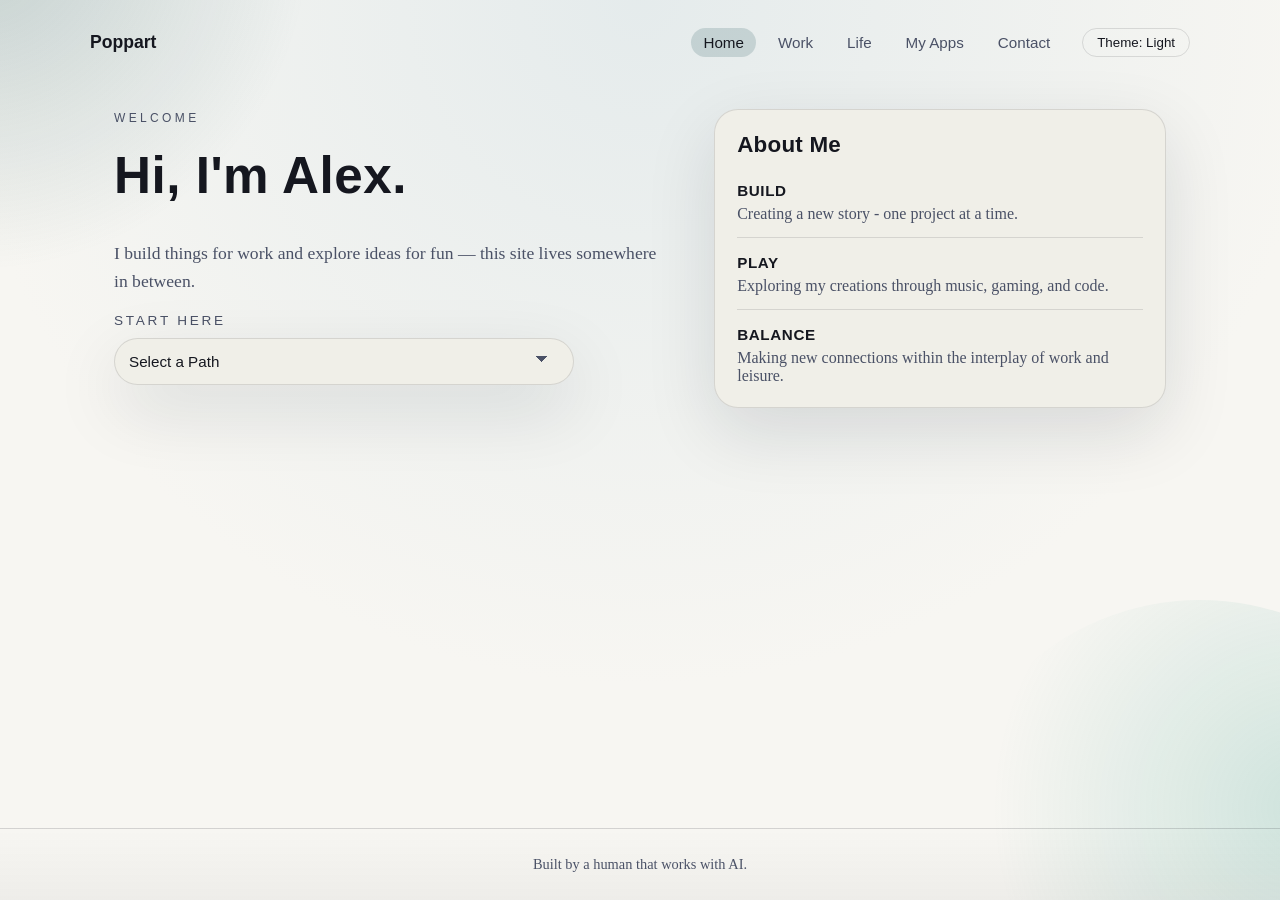
<file: index.html>
<!doctype html>
<html lang="en">
  <head>
    <meta charset="utf-8" />
    <meta name="viewport" content="width=device-width, initial-scale=1" />
    <meta
      http-equiv="Content-Security-Policy"
      content="default-src 'self'; script-src 'self'; style-src 'self' https://fonts.googleapis.com; font-src https://fonts.gstatic.com; img-src 'self'; connect-src 'self' https://poppart.outsystemscloud.com; media-src 'self' data:; object-src 'none'; base-uri 'self'; form-action 'none'"
    />
    <title>Alex - Home</title>
    <meta
      name="description"
      content="Alex's personal home page."
    />
    <meta name="theme-color" media="(prefers-color-scheme: light)" content="#f7f6f2" />
    <meta name="theme-color" media="(prefers-color-scheme: dark)" content="#0a0b12" />
    <link rel="canonical" href="https://www.poppart.cloud/" />
    <meta property="og:title" content="Alex - Home" />
    <meta
      property="og:description"
      content="Alex's personal home page."
    />
    <meta property="og:url" content="https://www.poppart.cloud/" />
    <meta property="og:type" content="website" />
    <meta property="og:image" content="https://www.poppart.cloud/og-image.png" />
    <link rel="icon" href="favicon.svg" type="image/svg+xml" />
    <link rel="preconnect" href="https://fonts.googleapis.com" />
    <link rel="preconnect" href="https://fonts.gstatic.com" crossorigin />
    <link
      href="https://fonts.googleapis.com/css2?family=Source+Serif+4:opsz,wght@8..60,300..600&family=Space+Grotesk:wght@400..600&display=swap"
      rel="stylesheet"
    />
    <link rel="stylesheet" href="styles.css" />
    <script src="theme.js"></script>
    <script src="main.js" defer></script>
  </head>
  <body>
    <a class="skip-link" href="#main">Skip to content</a>
    <div class="background">
      <div class="glow glow-one"></div>
      <div class="glow glow-two"></div>
      <div class="grain"></div>
    </div>

    <!-- Shared header — duplicated across pages; keep in sync -->
    <header class="site-header">
      <nav class="site-nav" aria-label="Primary">
        <a class="brand" href="index.html">Poppart</a>
        <div class="nav-actions">
          <div class="nav-links">
            <a href="index.html">Home</a>
            <a href="work.html">Work</a>
            <a href="life.html">Life</a>
            <a href="apps.html">My Apps</a>
            <a href="contact.html">Contact</a>
          </div>
          <button class="theme-toggle" type="button" data-theme-toggle aria-pressed="false">
            <span>Theme</span>
          </button>
        </div>
      </nav>
    </header>

    <main id="main" class="page">
      <section class="hero">
        <div class="hero-content">
          <p class="eyebrow">Welcome</p>
          <h1>Hi, I'm Alex.</h1>
          <p class="lede">
            I build things for work and explore ideas for fun — this site lives somewhere in between.
          </p>
          <div class="hero-chooser">
            <span class="chooser-label" id="start-here-label">Start Here</span>
            <div class="chooser-control" data-chooser>
              <button
                class="chooser-trigger"
                type="button"
                id="start-here-trigger"
                aria-expanded="false"
                aria-controls="start-here-menu"
                aria-labelledby="start-here-label start-here-trigger"
                data-chooser-trigger
              >
                Select a Path
              </button>
              <div class="chooser-menu" id="start-here-menu" data-chooser-menu>
                <a href="work.html">Work Overview</a>
                <a href="life.html">Life and Hobbies</a>
                <a href="apps.html">My Apps and Experiments</a>
                <a href="contact.html">Reach Out</a>
              </div>
            </div>
          </div>
        </div>
        <aside class="hero-panel" aria-label="About Me">
          <div class="hero-panel-header">
            <h2>About Me</h2>
          </div>
          <ul class="hero-list">
            <li>
              <strong>Build</strong>
              <span>Creating a new story - one project at a time.</span>
            </li>
            <li>
              <strong>Play</strong>
              <span>Exploring my creations through music, gaming, and code.</span>
            </li>
            <li>
              <strong>Balance</strong>
              <span>Making new connections within the interplay of work and leisure.</span>
            </li>
          </ul>
        </aside>
      </section>
    </main>

    <!-- Shared footer — duplicated across pages; keep in sync -->
    <footer class="site-footer">
      <p>Built by a human that works with AI.</p>
    </footer>
  </body>
</html>
</file>
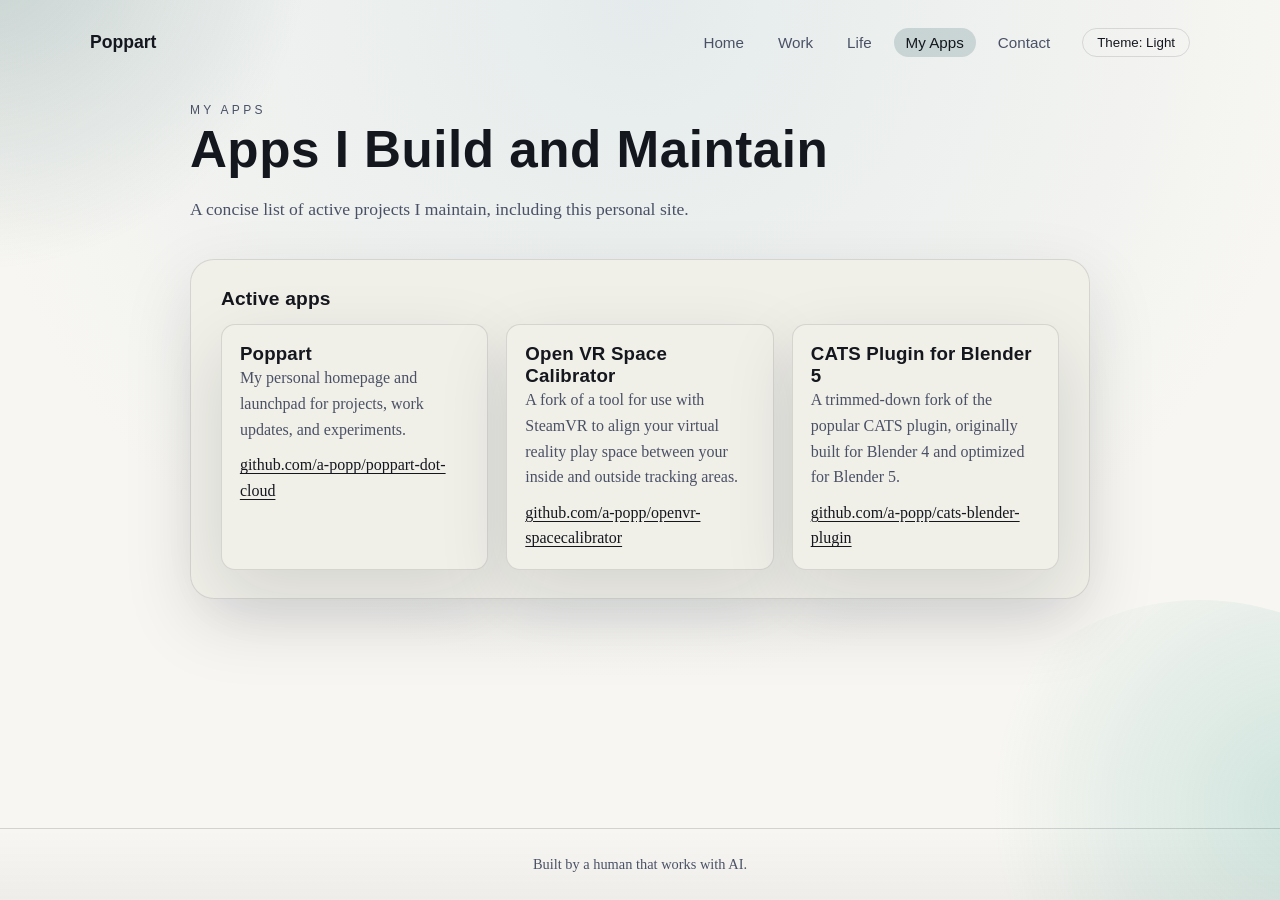
<file: apps.html>
<!doctype html>
<html lang="en">
  <head>
    <meta charset="utf-8" />
    <meta name="viewport" content="width=device-width, initial-scale=1" />
    <meta
      http-equiv="Content-Security-Policy"
      content="default-src 'self'; script-src 'self'; style-src 'self' https://fonts.googleapis.com; font-src https://fonts.gstatic.com; img-src 'self'; connect-src 'self' https://poppart.outsystemscloud.com; media-src 'self' data:; object-src 'none'; base-uri 'self'; form-action 'none'"
    />
    <title>Alex - My Apps</title>
    <meta
      name="description"
      content="Apps and experiments by Alex."
    />
    <meta name="theme-color" media="(prefers-color-scheme: light)" content="#f7f6f2" />
    <meta name="theme-color" media="(prefers-color-scheme: dark)" content="#0a0b12" />
    <link rel="canonical" href="https://www.poppart.cloud/apps.html" />
    <meta property="og:title" content="Alex - My Apps" />
    <meta
      property="og:description"
      content="Apps, experiments, and small utilities built by Alex."
    />
    <meta property="og:url" content="https://www.poppart.cloud/apps.html" />
    <meta property="og:type" content="website" />
    <meta property="og:image" content="https://www.poppart.cloud/og-image.png" />
    <link rel="icon" href="favicon.svg" type="image/svg+xml" />
    <link rel="preconnect" href="https://fonts.googleapis.com" />
    <link rel="preconnect" href="https://fonts.gstatic.com" crossorigin />
    <link
      href="https://fonts.googleapis.com/css2?family=Source+Serif+4:opsz,wght@8..60,300..600&family=Space+Grotesk:wght@400..600&display=swap"
      rel="stylesheet"
    />
    <link rel="stylesheet" href="styles.css" />
    <script src="theme.js"></script>
    <script src="main.js" defer></script>
  </head>
  <body>
    <a class="skip-link" href="#main">Skip to content</a>
    <div class="background">
      <div class="glow glow-one"></div>
      <div class="glow glow-two"></div>
      <div class="grain"></div>
    </div>

    <!-- Shared header — duplicated across pages; keep in sync -->
    <header class="site-header">
      <nav class="site-nav" aria-label="Primary">
        <a class="brand" href="index.html">Poppart</a>
        <div class="nav-actions">
          <div class="nav-links">
            <a href="index.html">Home</a>
            <a href="work.html">Work</a>
            <a href="life.html">Life</a>
            <a href="apps.html">My Apps</a>
            <a href="contact.html">Contact</a>
          </div>
          <button class="theme-toggle" type="button" data-theme-toggle aria-pressed="false">
            <span>Theme</span>
          </button>
        </div>
      </nav>
    </header>

    <main id="main" class="page">
      <section class="page-intro">
        <p class="eyebrow">My Apps</p>
        <h1>Apps I Build and Maintain</h1>
        <p class="lede">
          A concise list of active projects I maintain, including this personal site.
        </p>
      </section>

      <section class="section">
        <h2 class="section-title">Active apps</h2>
        <div class="section-grid">
          <article class="card">
            <h3>Poppart</h3>
            <p>
              My personal homepage and launchpad for projects, work updates, and experiments.
            </p>
            <p class="card-link">
              <a href="https://github.com/a-popp/poppart-dot-cloud" target="_blank" rel="noopener">github.com/a-popp/poppart-dot-cloud</a>
            </p>
          </article>

          <article class="card">
            <h3>Open VR Space Calibrator</h3>
            <p>
              A fork of a tool for use with SteamVR to align your virtual reality play space between
              your inside and outside tracking areas.
            </p>
            <p class="card-link">
              <a href="https://github.com/a-popp/openvr-spacecalibrator" target="_blank" rel="noopener">github.com/a-popp/openvr-spacecalibrator</a>
            </p>
          </article>
          <article class="card">
            <h3>CATS Plugin for Blender 5</h3>
            <p>
              A trimmed-down fork of the popular CATS plugin, originally built for Blender 4 and
              optimized for Blender 5.
            </p>
            <p class="card-link">
              <a href="https://github.com/a-popp/cats-blender-plugin" target="_blank" rel="noopener">github.com/a-popp/cats-blender-plugin</a>
            </p>
          </article>
        </div>
      </section>
    </main>
    <!-- Shared footer — duplicated across pages; keep in sync -->
    <footer class="site-footer">
      <p>Built by a human that works with AI.</p>
    </footer>
  </body>
</html>
</file>
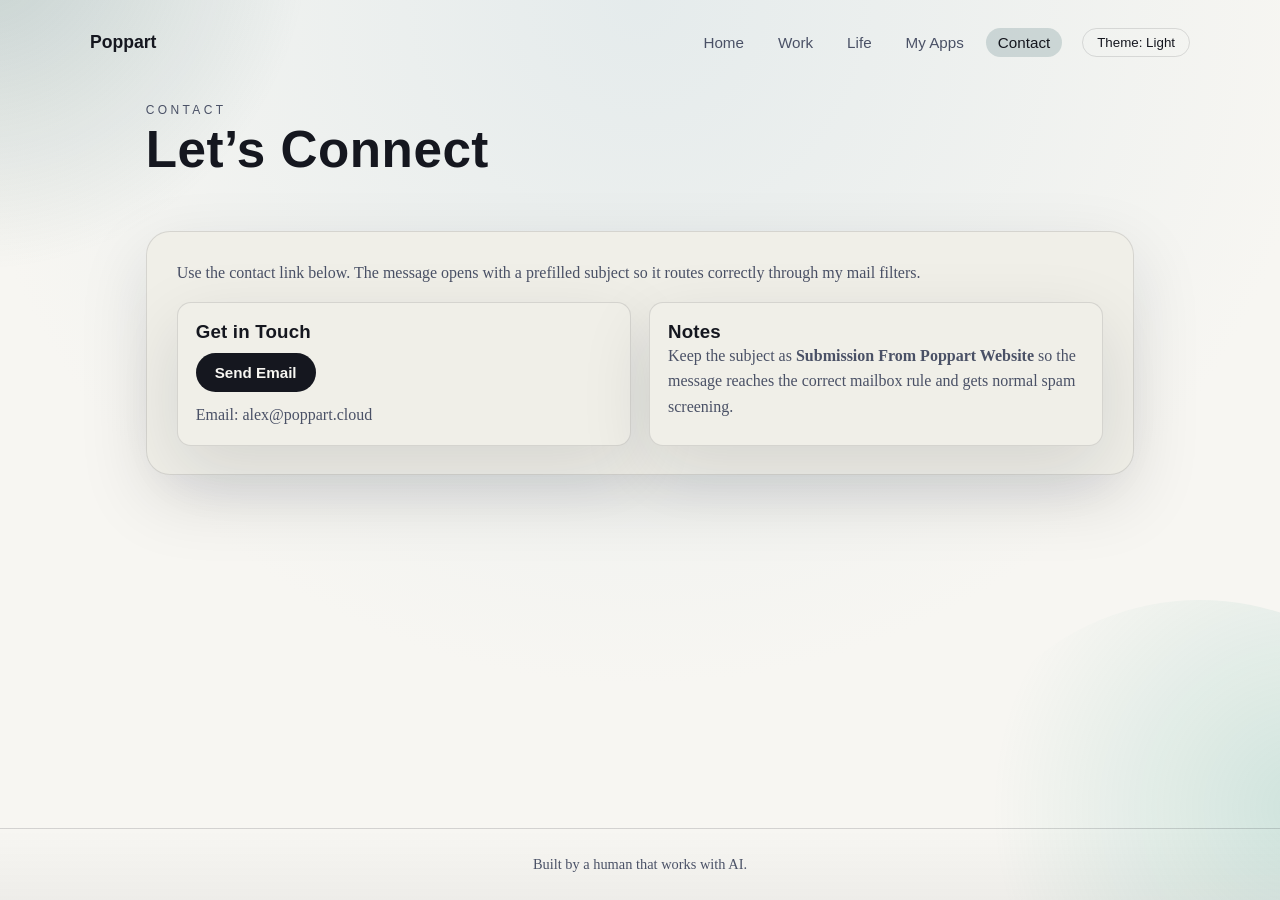
<file: contact.html>
<!doctype html>
<html lang="en">
  <head>
    <meta charset="utf-8" />
    <meta name="viewport" content="width=device-width, initial-scale=1" />
    <meta
      http-equiv="Content-Security-Policy"
      content="default-src 'self'; script-src 'self'; style-src 'self' https://fonts.googleapis.com; font-src https://fonts.gstatic.com; img-src 'self'; connect-src 'self' https://poppart.outsystemscloud.com; media-src 'self' data:; object-src 'none'; base-uri 'self'; form-action 'none'"
    />
    <title>Alex - Contact</title>
    <meta
      name="description"
      content="Contact information for Alex."
    />
    <meta name="theme-color" media="(prefers-color-scheme: light)" content="#f7f6f2" />
    <meta name="theme-color" media="(prefers-color-scheme: dark)" content="#0a0b12" />
    <link rel="canonical" href="https://www.poppart.cloud/contact.html" />
    <meta property="og:title" content="Alex - Contact" />
    <meta
      property="og:description"
      content="Ways to connect and collaborate with Alex."
    />
    <meta property="og:url" content="https://www.poppart.cloud/contact.html" />
    <meta property="og:type" content="website" />
    <meta property="og:image" content="https://www.poppart.cloud/og-image.png" />
    <link rel="icon" href="favicon.svg" type="image/svg+xml" />
    <link rel="preconnect" href="https://fonts.googleapis.com" />
    <link rel="preconnect" href="https://fonts.gstatic.com" crossorigin />
    <link
      href="https://fonts.googleapis.com/css2?family=Source+Serif+4:opsz,wght@8..60,300..600&family=Space+Grotesk:wght@400..600&display=swap"
      rel="stylesheet"
    />
    <link rel="stylesheet" href="styles.css" />
    <script src="theme.js"></script>
    <script src="main.js" defer></script>
  </head>
  <body>
    <a class="skip-link" href="#main">Skip to content</a>
    <div class="background">
      <div class="glow glow-one"></div>
      <div class="glow glow-two"></div>
      <div class="grain"></div>
    </div>

    <!-- Shared header — duplicated across pages; keep in sync -->
    <header class="site-header">
      <nav class="site-nav" aria-label="Primary">
        <a class="brand" href="index.html">Poppart</a>
        <div class="nav-actions">
          <div class="nav-links">
            <a href="index.html">Home</a>
            <a href="work.html">Work</a>
            <a href="life.html">Life</a>
            <a href="apps.html">My Apps</a>
            <a href="contact.html">Contact</a>
          </div>
          <button class="theme-toggle" type="button" data-theme-toggle aria-pressed="false">
            <span>Theme</span>
          </button>
        </div>
      </nav>
    </header>

    <main id="main" class="page">
      <section class="page-intro">
        <p class="eyebrow">Contact</p>
        <h1>Let’s Connect</h1>
      </section>

      <section class="section">
        <p class="section-lede">
          Use the contact link below. The message opens with a prefilled subject so it routes
          correctly through my mail filters.
        </p>
        <div class="section-grid">
          <article class="card">
            <h3>Get in Touch</h3>
            <p class="card-link">
              <button
                class="button"
                type="button"
                data-contact-link
                data-user="alex"
                data-domain="poppart.cloud"
                data-subject="Submission From Poppart Website"
              >
                Send Email
              </button>
            </p>
            <p class="card-link">
              Email: <span data-contact-email>Enable JavaScript to view</span>
            </p>
          </article>

          <article class="card">
            <h3>Notes</h3>
            <p>
              Keep the subject as <strong>Submission From Poppart Website</strong> so the message
              reaches the correct mailbox rule and gets normal spam screening.
            </p>
          </article>
        </div>
      </section>
    </main>

    <!-- Shared footer — duplicated across pages; keep in sync -->
    <footer class="site-footer">
      <p>Built by a human that works with AI.</p>
    </footer>
  </body>
</html>
</file>
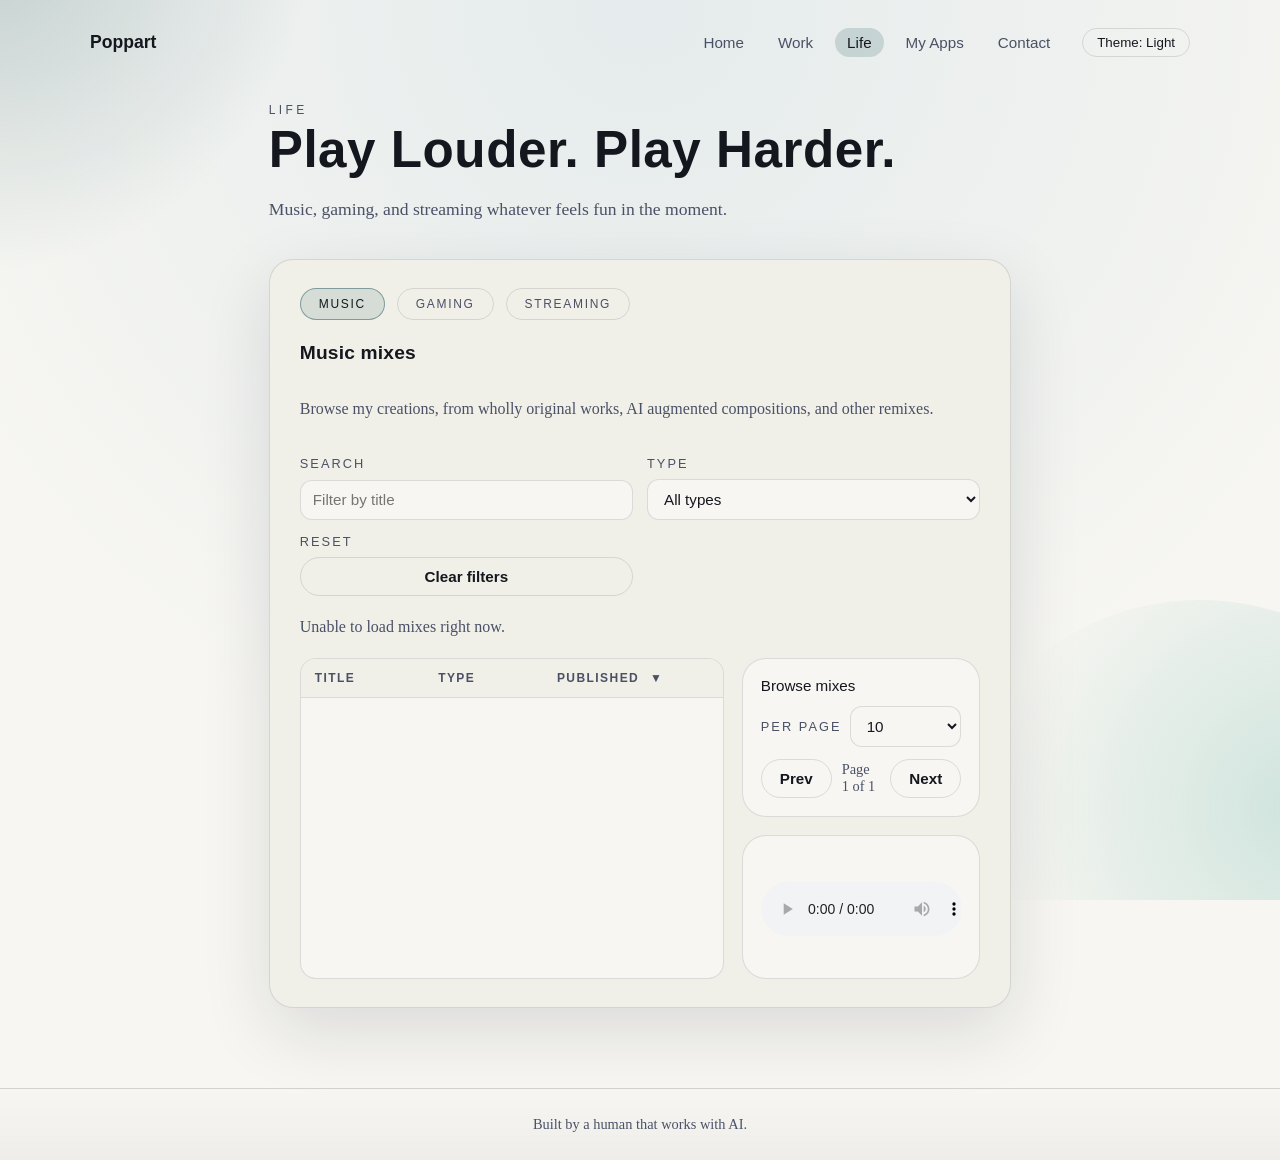
<file: life.html>
<!doctype html>
<html lang="en">
  <head>
    <meta charset="utf-8" />
    <meta name="viewport" content="width=device-width, initial-scale=1" />
    <meta
      http-equiv="Content-Security-Policy"
      content="default-src 'self'; script-src 'self'; style-src 'self' https://fonts.googleapis.com; font-src https://fonts.gstatic.com; img-src 'self'; connect-src 'self' https://poppart.outsystemscloud.com; media-src 'self' data:; object-src 'none'; base-uri 'self'; form-action 'none'"
    />
    <title>Alex - Life</title>
    <meta
      name="description"
      content="Personal reflections, music, and gaming notes for Alex."
    />
    <meta name="theme-color" media="(prefers-color-scheme: light)" content="#f7f6f2" />
    <meta name="theme-color" media="(prefers-color-scheme: dark)" content="#0a0b12" />
    <link rel="canonical" href="https://www.poppart.cloud/life.html" />
    <meta property="og:title" content="Alex - Life" />
    <meta
      property="og:description"
      content="Personal reflections and lighter notes from life outside of work."
    />
    <meta property="og:url" content="https://www.poppart.cloud/life.html" />
    <meta property="og:type" content="website" />
    <meta property="og:image" content="https://www.poppart.cloud/og-image.png" />
    <link rel="icon" href="favicon.svg" type="image/svg+xml" />
    <link rel="preconnect" href="https://fonts.googleapis.com" />
    <link rel="preconnect" href="https://fonts.gstatic.com" crossorigin />
    <link
      href="https://fonts.googleapis.com/css2?family=Source+Serif+4:opsz,wght@8..60,300..600&family=Space+Grotesk:wght@400..600&display=swap"
      rel="stylesheet"
    />
    <link rel="stylesheet" href="styles.css" />
    <script src="theme.js"></script>
    <script src="main.js" defer></script>
  </head>
  <body>
    <a class="skip-link" href="#main">Skip to content</a>
    <div class="background">
      <div class="glow glow-one"></div>
      <div class="glow glow-two"></div>
      <div class="grain"></div>
    </div>

    <!-- Shared header — duplicated across pages; keep in sync -->
    <header class="site-header">
      <nav class="site-nav" aria-label="Primary">
        <a class="brand" href="index.html">Poppart</a>
        <div class="nav-actions">
          <div class="nav-links">
            <a href="index.html">Home</a>
            <a href="work.html">Work</a>
            <a href="life.html">Life</a>
            <a href="apps.html">My Apps</a>
            <a href="contact.html">Contact</a>
          </div>
          <button class="theme-toggle" type="button" data-theme-toggle aria-pressed="false">
            <span>Theme</span>
          </button>
        </div>
      </nav>
    </header>

    <main id="main" class="page">
      <section class="page-intro">
        <p class="eyebrow">Life</p>
        <h1>Play Louder. Play Harder.</h1>
        <p class="lede">
          Music, gaming, and streaming whatever feels fun in the moment.
        </p>
      </section>

      <section class="section">
        <div class="tabs" data-tabs>
          <div class="tab-list" role="tablist" aria-label="Life sections">
            <button
              class="tab"
              type="button"
              role="tab"
              id="tab-music-tab"
              aria-selected="true"
              aria-controls="tab-music"
              data-tab="music"
            >
              Music
            </button>
            <button
              class="tab"
              type="button"
              role="tab"
              id="tab-gaming-tab"
              aria-selected="false"
              aria-controls="tab-gaming"
              data-tab="gaming"
            >
              Gaming
            </button>
            <button
              class="tab"
              type="button"
              role="tab"
              id="tab-streaming-tab"
              aria-selected="false"
              aria-controls="tab-streaming"
              data-tab="streaming"
            >
              Streaming
            </button>
          </div>

          <div class="tab-panel" role="tabpanel" id="tab-music" data-tab-panel="music" aria-labelledby="tab-music-tab">
            <h2 class="section-title">Music mixes</h2>
            <p class="section-lede">
              Browse my creations, from wholly original works, AI augmented compositions, and other remixes.
            </p>
            <div class="music-browser" data-music-browser>
              <div class="music-controls">
                <label class="field">
                  <span>Search</span>
                  <input type="search" placeholder="Filter by title" data-music-search />
                </label>
                <label class="field">
                  <span>Type</span>
                  <select data-music-type>
                    <option value="">All types</option>
                  </select>
                </label>
                <div class="field field-action">
                  <span>Reset</span>
                  <button class="button ghost" type="button" data-clear-filters>Clear filters</button>
                </div>
              </div>
              <p class="music-status" data-music-status aria-live="polite">Loading mixes...</p>
              <div class="music-layout">
                <div class="music-table-wrap">
                  <table class="music-table">
                    <thead>
                      <tr>
                        <th scope="col" aria-sort="none">
                          <button class="table-sort" type="button" data-sort="Title">
                            Title
                            <span class="sort-indicator" aria-hidden="true"></span>
                          </button>
                        </th>
                        <th scope="col" aria-sort="none">
                          <button class="table-sort" type="button" data-sort="Type">
                            Type
                            <span class="sort-indicator" aria-hidden="true"></span>
                          </button>
                        </th>
                        <th scope="col" aria-sort="descending">
                          <button class="table-sort" type="button" data-sort="PublishDate">
                            Published
                            <span class="sort-indicator" aria-hidden="true"></span>
                          </button>
                        </th>
                      </tr>
                    </thead>
                    <tbody data-music-body></tbody>
                  </table>
                </div>
                <aside class="music-sidebar-shell music-sidebar">
                  <div class="music-panel music-pagination">
                    <div class="pagination-header">Browse mixes</div>
                    <label class="field field-inline">
                      <span>Per page</span>
                      <select data-music-page-size>
                        <option value="10" selected>10</option>
                        <option value="20">20</option>
                        <option value="50">50</option>
                      </select>
                    </label>
                    <div class="pagination-controls">
                      <button class="button ghost" type="button" data-page-prev>Prev</button>
                      <span data-page-status aria-live="polite">Page 1 of 1</span>
                      <button class="button ghost" type="button" data-page-next>Next</button>
                    </div>
                  </div>
                  <div class="music-detail" data-music-detail hidden>
                    <div class="music-detail-header">
                      <h3 data-music-title></h3>
                      <p class="music-meta" data-music-meta></p>
                    </div>
                    <p data-music-description></p>
                    <div class="music-audio">
                      <audio controls preload="none" data-music-audio></audio>
                    </div>
                    <div class="music-fields" data-music-fields></div>
                    <div class="music-sources" data-music-sources></div>
                  </div>
                </aside>
              </div>
            </div>
          </div>

          <div class="tab-panel" role="tabpanel" id="tab-gaming" data-tab-panel="gaming" aria-labelledby="tab-gaming-tab" hidden>
            <h2 class="section-title">Gaming</h2>
            <p class="section-lede">
              My main game profiles and hubs across MMO, gacha, PC, and social VR.
            </p>
            <div class="section-grid">
              <article class="card">
                <h3>Final Fantasy XIV</h3>
                <p>
                  Lodestone character profile for Novava Nova on Exodus (Primal), including class
                  progress and activity.
                </p>
                <p class="card-link">
                  <a
                    href="https://na.finalfantasyxiv.com/lodestone/character/17402260"
                    target="_blank"
                    rel="noopener"
                    >Character Profile</a
                  >
                </p>
              </article>

              <article class="card">
                <h3>Honkai: Star Rail</h3>
                <p>
                  Official game site for news, characters, world updates, and version trailers.
                  Public player profiles are not available on the web.
                </p>
                <p class="card-link">
                  <a href="https://hsr.hoyoverse.com/en-us/home" target="_blank" rel="noopener"
                    >Official Game Site</a
                  >
                </p>
              </article>

              <article class="card">
                <h3>Steam</h3>
                <p>
                  My Steam community profile. Alexandrite is my alter ego for streaming, gaming,
                  and music mixing.
                </p>
                <p class="card-link">
                  <a
                    href="https://steamcommunity.com/id/alexandriteonsteam/"
                    target="_blank"
                    rel="noopener"
                    >Steam Profile</a
                  >
                </p>
              </article>

              <article class="card">
                <h3>VRChat</h3>
                <p>
                  My VRChat user profile link for social VR sessions and hangouts. Some profile
                  details may require sign-in to view.
                </p>
                <p class="card-link">
                  <a
                    href="https://vrchat.com/home/user/usr_65ccedee-e938-44cd-8f98-b7bfd6f9591e"
                    target="_blank"
                    rel="noopener"
                    >VRChat Profile</a
                  >
                </p>
              </article>
            </div>
          </div>

          <div class="tab-panel" role="tabpanel" id="tab-streaming" data-tab-panel="streaming" aria-labelledby="tab-streaming-tab" hidden>
            <h2 class="section-title">Streaming</h2>
            <p class="section-lede">
              Live sessions, DJ sets, and community hangs on Twitch.
            </p>
            <div class="section-grid">
              <article class="card">
                <h3>Alexandrite on Twitch</h3>
                <p>
                  Follow my Twitch DJ profile for live music streams, updates, and upcoming set
                  schedules.
                </p>
                <p class="card-link">
                  <a
                    href="https://www.twitch.tv/alexandriteontwitch/about"
                    target="_blank"
                    rel="noopener"
                    >Twitch Profile</a
                  >
                </p>
              </article>
            </div>
          </div>
        </div>
      </section>

    </main>

    <!-- Shared footer — duplicated across pages; keep in sync -->
    <footer class="site-footer">
      <p>Built by a human that works with AI.</p>
    </footer>
  </body>
</html>
</file>
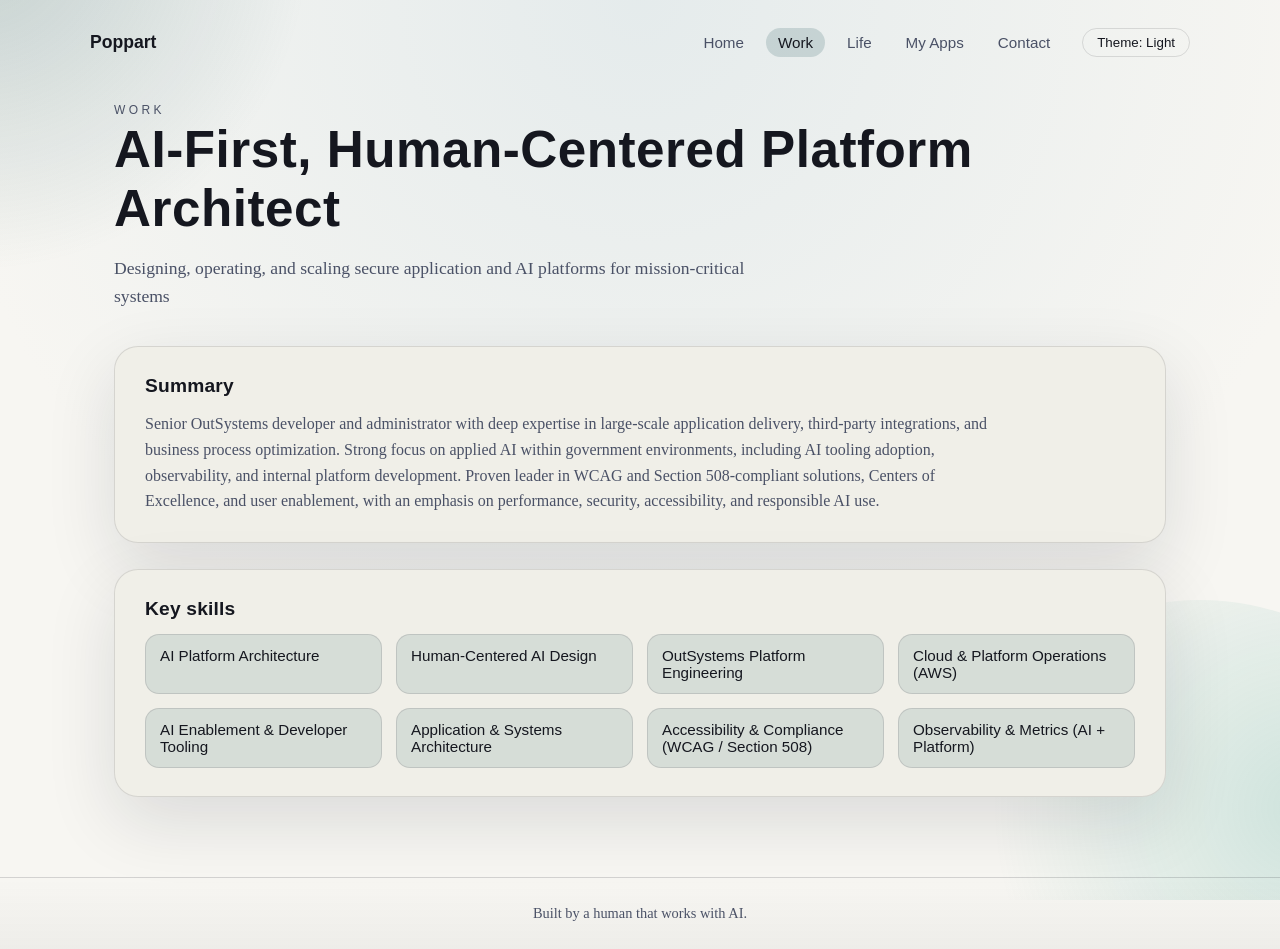
<file: work.html>
<!doctype html>
<html lang="en">
  <head>
    <meta charset="utf-8" />
    <meta name="viewport" content="width=device-width, initial-scale=1" />
    <meta
      http-equiv="Content-Security-Policy"
      content="default-src 'self'; script-src 'self'; style-src 'self' https://fonts.googleapis.com; font-src https://fonts.gstatic.com; img-src 'self'; connect-src 'self' https://poppart.outsystemscloud.com; media-src 'self' data:; object-src 'none'; base-uri 'self'; form-action 'none'"
    />
    <title>Alex - Work</title>
    <meta
      name="description"
      content="Work highlights and outcomes for Alex."
    />
    <meta name="theme-color" media="(prefers-color-scheme: light)" content="#f7f6f2" />
    <meta name="theme-color" media="(prefers-color-scheme: dark)" content="#0a0b12" />
    <link rel="canonical" href="https://www.poppart.cloud/work.html" />
    <meta property="og:title" content="Alex - Work" />
    <meta
      property="og:description"
      content="Outcome-focused work highlights and current focus areas."
    />
    <meta property="og:url" content="https://www.poppart.cloud/work.html" />
    <meta property="og:type" content="website" />
    <meta property="og:image" content="https://www.poppart.cloud/og-image.png" />
    <link rel="icon" href="favicon.svg" type="image/svg+xml" />
    <link rel="preconnect" href="https://fonts.googleapis.com" />
    <link rel="preconnect" href="https://fonts.gstatic.com" crossorigin />
    <link
      href="https://fonts.googleapis.com/css2?family=Source+Serif+4:opsz,wght@8..60,300..600&family=Space+Grotesk:wght@400..600&display=swap"
      rel="stylesheet"
    />
    <link rel="stylesheet" href="styles.css" />
    <script src="theme.js"></script>
    <script src="main.js" defer></script>
  </head>
  <body>
    <a class="skip-link" href="#main">Skip to content</a>
    <div class="background">
      <div class="glow glow-one"></div>
      <div class="glow glow-two"></div>
      <div class="grain"></div>
    </div>

    <!-- Shared header — duplicated across pages; keep in sync -->
    <header class="site-header">
      <nav class="site-nav" aria-label="Primary">
        <a class="brand" href="index.html">Poppart</a>
        <div class="nav-actions">
          <div class="nav-links">
            <a href="index.html">Home</a>
            <a href="work.html">Work</a>
            <a href="life.html">Life</a>
            <a href="apps.html">My Apps</a>
            <a href="contact.html">Contact</a>
          </div>
          <button class="theme-toggle" type="button" data-theme-toggle aria-pressed="false">
            <span>Theme</span>
          </button>
        </div>
      </nav>
    </header>

    <main id="main" class="page">
      <section class="page-intro">
        <p class="eyebrow">Work</p>
        <h1>AI-First, Human-Centered Platform Architect</h1>
        <p class="lede">
          Designing, operating, and scaling secure application and AI platforms for mission-critical systems
        </p>
      </section>

      <section class="section work-summary">
        <h2 class="section-title">Summary</h2>
        <p>
          Senior OutSystems developer and administrator with deep expertise in large-scale application delivery, third-party integrations, and business process optimization. Strong focus on applied AI within government environments, including AI tooling adoption, observability, and internal platform development. Proven leader in WCAG and Section 508-compliant solutions, Centers of Excellence, and user enablement, with an emphasis on performance, security, accessibility, and responsible AI use.
        </p>
      </section>

      <section class="section work-skills">
        <h2 class="section-title">Key skills</h2>
        <div class="skill-grid">
          <div class="skill-card">AI Platform Architecture</div>
          <div class="skill-card">Human-Centered AI Design</div>
          <div class="skill-card">OutSystems Platform Engineering</div>
          <div class="skill-card">Cloud &amp; Platform Operations (AWS)</div>
          <div class="skill-card">AI Enablement &amp; Developer Tooling</div>
          <div class="skill-card">Application &amp; Systems Architecture</div>
          <div class="skill-card">Accessibility &amp; Compliance (WCAG / Section 508)</div>
          <div class="skill-card">Observability &amp; Metrics (AI + Platform)</div>
        </div>
      </section>
    </main>

    <!-- Shared footer — duplicated across pages; keep in sync -->
    <footer class="site-footer">
      <p>Built by a human that works with AI.</p>
    </footer>
  </body>
</html>
</file>
<file: styles.css>
:root {
  color-scheme: light;
  --ink: #15171f;
  --ink-soft: #4a5166;
  --paper: #f7f6f2;
  --paper-soft: #f0efe8;
  --accent: #275c62;
  --accent-soft: #3aa18f;
  --accent-ring: rgba(39, 92, 98, 0.5);
  --border: rgba(21, 23, 31, 0.12);
  --surface-tint: rgba(39, 92, 98, 0.12);
  --surface-tint-strong: rgba(39, 92, 98, 0.18);
  --glow-one: rgba(39, 92, 98, 0.35);
  --glow-two: rgba(58, 161, 143, 0.3);
  --shadow: 0 24px 70px rgba(20, 24, 40, 0.12);
  --radius-lg: 24px;
  --radius-md: 14px;
  --max-width: 1100px;
  --body-font: "Source Serif 4", "Georgia", serif;
  --display-font: "Space Grotesk", "Segoe UI", "Helvetica Neue", Arial, sans-serif;
}

[data-theme="dark"] {
  color-scheme: dark;
  --ink: #f2f4ff;
  --ink-soft: #a7adc7;
  --paper: #0a0b12;
  --paper-soft: #0f111b;
  --accent: #7e79ff;
  --accent-soft: #47d2c6;
  --accent-ring: rgba(126, 121, 255, 0.55);
  --border: rgba(242, 244, 255, 0.14);
  --surface-tint: rgba(126, 121, 255, 0.16);
  --surface-tint-strong: rgba(126, 121, 255, 0.24);
  --glow-one: rgba(126, 121, 255, 0.45);
  --glow-two: rgba(71, 210, 198, 0.4);
  --shadow: 0 26px 80px rgba(3, 6, 18, 0.6);
}

* {
  box-sizing: border-box;
  margin: 0;
  padding: 0;
}

body {
  font-family: var(--body-font);
  background: radial-gradient(circle at top, var(--surface-tint) 0%, var(--paper) 62%);
  color: var(--ink);
  min-height: 100vh;
  overflow-x: hidden;
  display: grid;
  grid-template-rows: auto 1fr auto;
}

a {
  color: inherit;
  text-decoration: none;
}

p {
  line-height: 1.6;
}

h1,
h2,
h3 {
  font-family: var(--display-font);
  letter-spacing: 0.01em;
}

h1 {
  font-size: clamp(2.6rem, 4vw, 3.8rem);
  margin-bottom: 16px;
}

h2 {
  font-size: 1.4rem;
  margin-bottom: 10px;
}

ul {
  list-style: none;
}

.skip-link {
  position: absolute;
  left: -999px;
  top: 12px;
  padding: 8px 14px;
  background: var(--ink);
  color: var(--paper);
  border-radius: 999px;
  z-index: 10;
}

.skip-link:focus {
  left: 16px;
}

.background {
  position: fixed;
  inset: 0;
  overflow: hidden;
  z-index: -1;
}

.glow {
  position: absolute;
  border-radius: 50%;
  opacity: 0.7;
}

.glow-one {
  width: 520px;
  height: 520px;
  background: radial-gradient(circle at 30% 30%, var(--glow-one), transparent 65%);
  top: -220px;
  left: -180px;
}

.glow-two {
  width: 520px;
  height: 520px;
  background: radial-gradient(circle at 70% 40%, var(--glow-two), transparent 65%);
  bottom: -220px;
  right: -180px;
}

.grain {
  position: absolute;
  inset: 0;
  background-image: radial-gradient(rgba(255, 255, 255, 0.1) 1px, transparent 1px);
  background-size: 200px 200px;
  opacity: 0.2;
  -webkit-mask-image: radial-gradient(circle at 60% 40%, rgba(0, 0, 0, 0.6), transparent 70%);
  mask-image: radial-gradient(circle at 60% 40%, rgba(0, 0, 0, 0.6), transparent 70%);
}

.site-header {
  padding: 28px 24px 12px;
}

.site-nav {
  max-width: var(--max-width);
  margin: 0 auto;
  display: flex;
  align-items: center;
  justify-content: space-between;
  gap: 24px;
}

.brand {
  font-family: var(--display-font);
  font-weight: 600;
  font-size: 1.1rem;
}

.nav-actions {
  display: flex;
  align-items: center;
  gap: 20px;
}

.nav-links {
  display: flex;
  gap: 10px;
  flex-wrap: wrap;
}

.nav-links a {
  padding: 6px 12px;
  border-radius: 999px;
  font-family: var(--display-font);
  font-size: 0.95rem;
  color: var(--ink-soft);
  transition: color 0.2s ease, background 0.2s ease;
}

.nav-links a:hover,
.nav-links a:focus-visible {
  color: var(--ink);
  background: var(--surface-tint);
}

.nav-links a[aria-current="page"] {
  color: var(--ink);
  background: var(--surface-tint-strong);
}

.theme-toggle {
  border: 1px solid var(--border);
  background: transparent;
  color: var(--ink);
  font-family: var(--display-font);
  padding: 6px 14px;
  border-radius: 999px;
  cursor: pointer;
}

.theme-toggle:hover,
.theme-toggle:focus-visible {
  border-color: var(--accent-ring);
}

.page {
  max-width: var(--max-width);
  margin: 0 auto;
  padding: 0 24px 80px;
}

.hero {
  display: grid;
  grid-template-columns: minmax(0, 1.1fr) minmax(0, 0.9fr);
  gap: 48px;
  padding: 40px 0 24px;
  animation: fade-up 0.7s ease both;
}

.hero-content {
  display: flex;
  flex-direction: column;
  gap: 18px;
}

.eyebrow {
  text-transform: uppercase;
  letter-spacing: 0.28em;
  font-family: var(--display-font);
  font-size: 0.75rem;
  color: var(--ink-soft);
}

.lede {
  font-size: 1.1rem;
  color: var(--ink-soft);
  max-width: 640px;
}

.hero-chooser {
  display: grid;
  gap: 10px;
  max-width: 460px;
}

.chooser-label {
  font-family: var(--display-font);
  font-size: 0.85rem;
  text-transform: uppercase;
  letter-spacing: 0.2em;
  color: var(--ink-soft);
}

.chooser-control {
  position: relative;
  display: flex;
  align-items: center;
  gap: 10px;
  background: var(--paper-soft);
  border: 1px solid var(--border);
  border-radius: 999px;
  padding: 6px 14px;
  box-shadow: var(--shadow);
  transition: border-color 0.2s ease, box-shadow 0.2s ease;
}

.chooser-control:focus-within {
  border-color: var(--accent-ring);
  box-shadow: 0 18px 50px rgba(20, 24, 40, 0.18);
}

.chooser-trigger {
  width: 100%;
  border: none;
  background-color: transparent;
  color: var(--ink);
  font-family: var(--display-font);
  font-size: 0.95rem;
  padding: 8px 34px 8px 0;
  text-align: left;
  cursor: pointer;
  background-image: linear-gradient(45deg, transparent 50%, var(--ink-soft) 50%),
    linear-gradient(135deg, var(--ink-soft) 50%, transparent 50%);
  background-position: calc(100% - 18px) calc(50% - 3px), calc(100% - 12px) calc(50% - 3px);
  background-size: 6px 6px, 6px 6px;
  background-repeat: no-repeat;
}

.chooser-trigger:focus-visible {
  outline: 2px solid var(--accent);
  outline-offset: 3px;
  border-radius: 999px;
}

.chooser-menu {
  position: absolute;
  top: calc(100% + 10px);
  left: 0;
  right: 0;
  background: var(--paper-soft);
  border: 1px solid var(--border);
  border-radius: 18px;
  box-shadow: var(--shadow);
  padding: 10px;
  display: grid;
  gap: 6px;
  opacity: 0;
  transform: translateY(-6px);
  visibility: hidden;
  transition: opacity 0.2s ease, transform 0.2s ease, visibility 0.2s;
}

.chooser-menu.open {
  opacity: 1;
  transform: translateY(0);
  visibility: visible;
}

.chooser-menu a {
  display: block;
  padding: 10px 12px;
  border-radius: 12px;
  font-family: var(--display-font);
  font-size: 0.95rem;
  color: var(--ink);
}

.chooser-menu a:hover,
.chooser-menu a:focus-visible {
  background: var(--surface-tint);
  outline: none;
}

.button {
  display: inline-flex;
  align-items: center;
  justify-content: center;
  padding: 10px 18px;
  border-radius: 999px;
  font-family: var(--display-font);
  font-size: 0.95rem;
  font-weight: 600;
  background: var(--ink);
  color: var(--paper);
  border: 1px solid transparent;
  cursor: pointer;
}

.button.ghost {
  background: transparent;
  color: var(--ink);
  border-color: var(--border);
}

.hero-panel {
  padding: 22px;
  border-radius: var(--radius-lg);
  background: var(--paper-soft);
  border: 1px solid var(--border);
  box-shadow: var(--shadow);
  display: flex;
  flex-direction: column;
  gap: 18px;
}

.hero-panel-header h2 {
  margin-bottom: 6px;
}

.hero-list {
  display: grid;
  gap: 16px;
}

.hero-list li {
  display: grid;
  gap: 6px;
  padding-bottom: 14px;
  border-bottom: 1px solid var(--border);
}

.hero-list li:last-child {
  border-bottom: none;
  padding-bottom: 0;
}

.hero-list strong {
  font-family: var(--display-font);
  font-size: 0.95rem;
  letter-spacing: 0.04em;
  text-transform: uppercase;
}

.hero-list span {
  color: var(--ink-soft);
}

.card {
  padding: 18px;
  border-radius: var(--radius-md);
  background: var(--paper-soft);
  border: 1px solid var(--border);
  box-shadow: var(--shadow);
}

.card p {
  color: var(--ink-soft);
}

.card-link {
  margin-top: 10px;
}

.card-link a {
  color: var(--ink);
  text-decoration: underline;
  text-underline-offset: 3px;
}

.page-intro {
  padding: 32px 0 10px;
}

.section {
  margin-top: 26px;
  padding: 28px 30px;
  border-radius: var(--radius-lg);
  background: var(--paper-soft);
  border: 1px solid var(--border);
  box-shadow: var(--shadow);
  animation: fade-up 0.7s ease both;
}

.tabs {
  display: grid;
  gap: 22px;
}

.tab-list {
  display: flex;
  flex-wrap: wrap;
  gap: 12px;
}

.tab {
  border: 1px solid var(--border);
  background: transparent;
  color: var(--ink-soft);
  padding: 8px 18px;
  border-radius: 999px;
  font-family: var(--display-font);
  text-transform: uppercase;
  letter-spacing: 0.14em;
  font-size: 0.75rem;
  cursor: pointer;
}

.tab[aria-selected="true"] {
  background: var(--surface-tint);
  color: var(--ink);
  border-color: var(--accent-ring);
}

.tab-panel {
  display: grid;
  gap: 18px;
}

.tab-panel[hidden] {
  display: none;
}

.section-title {
  font-family: var(--display-font);
  font-size: 1.2rem;
  margin-bottom: 14px;
}

.section-lede {
  color: var(--ink-soft);
  margin-bottom: 16px;
}

.work-summary p {
  max-width: 860px;
  color: var(--ink-soft);
}

.skill-grid {
  display: grid;
  gap: 14px;
  grid-template-columns: repeat(auto-fit, minmax(220px, 1fr));
}

.skill-card {
  padding: 12px 14px;
  border-radius: 14px;
  border: 1px solid var(--border);
  background: var(--surface-tint);
  font-family: var(--display-font);
  font-size: 0.95rem;
  color: var(--ink);
}

.music-browser {
  display: grid;
  gap: 18px;
}

.music-controls {
  display: grid;
  gap: 14px;
  grid-template-columns: repeat(auto-fit, minmax(220px, 1fr));
}

.field {
  display: grid;
  gap: 8px;
  font-family: var(--display-font);
}

.field span {
  font-size: 0.8rem;
  letter-spacing: 0.16em;
  text-transform: uppercase;
  color: var(--ink-soft);
}

.field input,
.field select {
  border: 1px solid var(--border);
  background: var(--paper);
  border-radius: 12px;
  padding: 10px 12px;
  font-family: var(--display-font);
  font-size: 0.95rem;
  color: var(--ink);
}

.field input:focus,
.field select:focus {
  outline: 2px solid var(--accent);
  outline-offset: 2px;
  border-color: var(--accent-ring);
}

.music-status {
  color: var(--ink-soft);
}

.music-layout {
  display: grid;
  gap: 18px;
  grid-template-columns: minmax(0, 1.6fr) minmax(0, 0.9fr);
}

.music-table-wrap {
  border: 1px solid var(--border);
  border-radius: 16px;
  background: var(--paper);
  overflow-x: auto;
}

.music-table {
  width: 100%;
  border-collapse: collapse;
  font-family: var(--display-font);
}

.music-table thead {
  background: var(--paper-soft);
}

.music-table th,
.music-table td {
  padding: 12px 14px;
  border-bottom: 1px solid var(--border);
  text-align: left;
  font-size: 0.95rem;
}

.music-table td:last-child {
  width: 26%;
}

.music-table th {
  text-transform: uppercase;
  letter-spacing: 0.12em;
  font-size: 0.75rem;
  color: var(--ink-soft);
}

.table-sort {
  border: none;
  background: transparent;
  font: inherit;
  color: inherit;
  cursor: pointer;
  text-transform: inherit;
  letter-spacing: inherit;
  font-size: inherit;
  padding: 0;
}

.sort-indicator {
  display: inline-block;
  width: 12px;
  margin-left: 6px;
  color: var(--ink-soft);
}

.music-table tbody tr:hover,
.music-table tbody tr:focus-within {
  background: var(--surface-tint);
}

.music-title-button {
  border: none;
  background: transparent;
  padding: 0;
  color: var(--ink);
  font: inherit;
  cursor: pointer;
  text-align: left;
}

.music-title-button:focus-visible {
  outline: 2px solid var(--accent-ring);
  outline-offset: 2px;
  border-radius: 6px;
}

.music-detail,
.music-panel {
  border-radius: var(--radius-lg);
  border: 1px solid var(--border);
  background: var(--paper);
  padding: 18px;
  display: grid;
  gap: 12px;
}

.music-sidebar-shell {
  display: grid;
  gap: 18px;
}

.music-sidebar {
  align-self: start;
  position: sticky;
  top: 24px;
}

.music-pagination {
  display: grid;
  gap: 12px;
}

.pagination-header {
  font-family: var(--display-font);
  font-size: 0.95rem;
}

.field-inline {
  grid-template-columns: auto 1fr;
  align-items: center;
}

.field-action {
  align-content: end;
}

.pagination-controls {
  display: flex;
  align-items: center;
  justify-content: space-between;
  gap: 10px;
  font-size: 0.9rem;
  color: var(--ink-soft);
}

.music-detail-header {
  display: grid;
  gap: 4px;
}

.music-meta {
  color: var(--ink-soft);
  font-size: 0.9rem;
}

.music-audio {
  display: flex;
  flex-wrap: wrap;
  gap: 12px;
  align-items: center;
}

.music-audio audio {
  width: min(520px, 100%);
}

.music-fields {
  display: grid;
  gap: 10px;
  font-size: 0.9rem;
  color: var(--ink-soft);
}

.music-field {
  display: grid;
  gap: 4px;
}

.music-field span {
  font-family: var(--display-font);
  font-size: 0.7rem;
  text-transform: uppercase;
  letter-spacing: 0.14em;
  color: var(--ink-soft);
}

.music-sources {
  display: grid;
  gap: 8px;
  color: var(--ink-soft);
  font-size: 0.9rem;
}

.music-sources a {
  color: var(--ink);
  text-decoration: underline;
}

.section-grid {
  display: grid;
  gap: 18px;
  grid-template-columns: repeat(auto-fit, minmax(220px, 1fr));
}

.site-footer {
  padding: 24px;
  text-align: center;
  color: var(--ink-soft);
  font-size: 0.9rem;
  border-top: 1px solid var(--border);
  background: linear-gradient(transparent, rgba(21, 23, 31, 0.04));
}

@keyframes fade-up {
  from {
    opacity: 0;
    transform: translateY(12px);
  }
  to {
    opacity: 1;
    transform: translateY(0);
  }
}

@media (prefers-reduced-motion: reduce) {
  * {
    animation: none !important;
    transition: none !important;
  }
}

@media (max-width: 900px) {
  .site-nav {
    flex-direction: column;
    align-items: flex-start;
  }

  .nav-actions {
    width: 100%;
    justify-content: space-between;
    flex-wrap: wrap;
  }

  .hero {
    grid-template-columns: 1fr;
  }

  .music-layout {
    grid-template-columns: 1fr;
  }

  .music-sidebar {
    position: static;
  }
}

@media (max-width: 640px) {
  .site-header {
    padding-top: 20px;
  }

  .page {
    padding-bottom: 60px;
  }

  .section {
    padding: 22px;
  }
}
</file>
